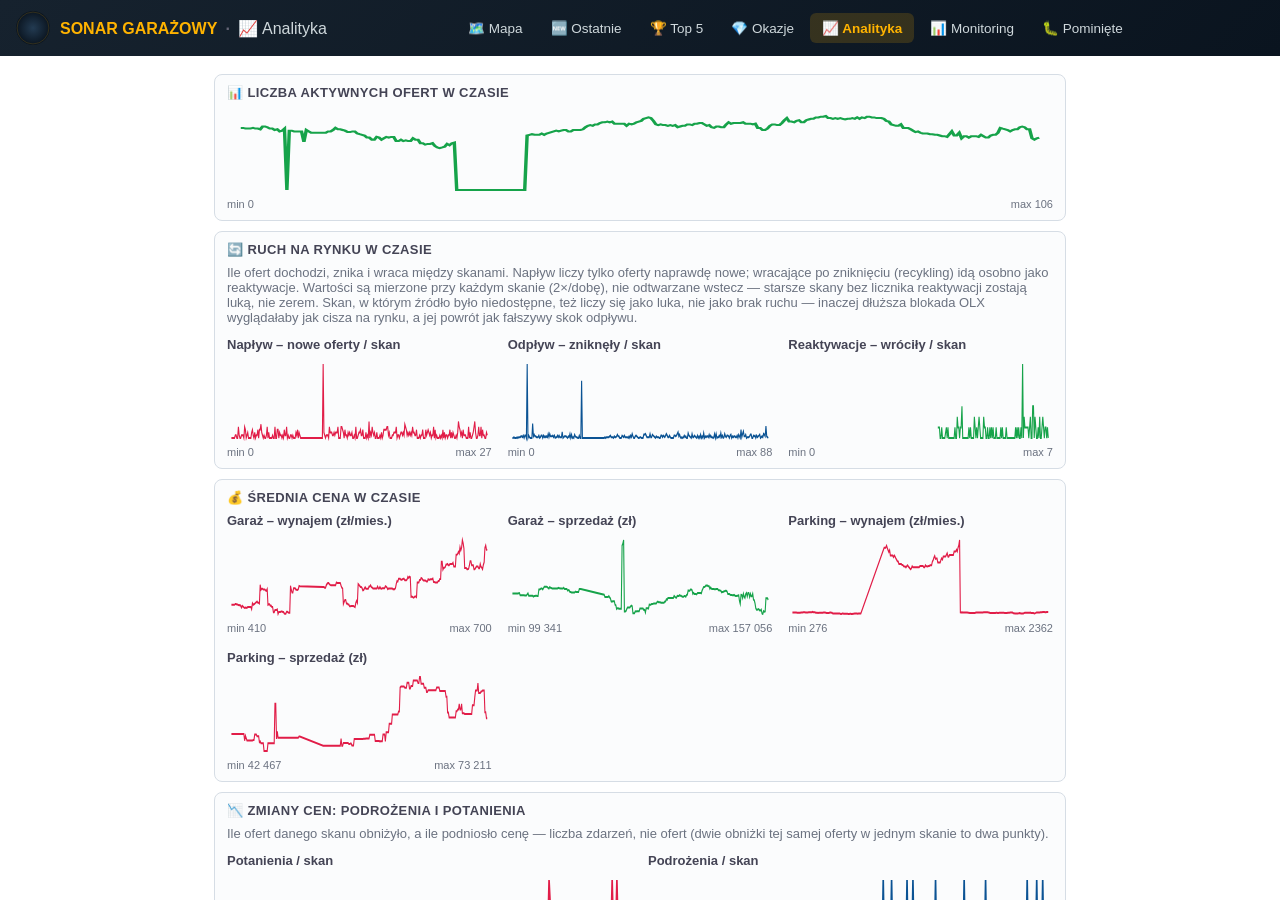
<file: analityka.html>
<!DOCTYPE html>
<html lang="pl">
<head>
    <meta charset="UTF-8">
    <meta name="viewport" content="width=device-width, initial-scale=1.0">
    <title>SONAR GARAŻOWY - Analiza rynku</title>
    <meta name="description" content="Trendy cen i liczby ofert garaży i miejsc parkingowych w Lublinie w czasie.">
    <meta name="theme-color" content="#16222e">
    <link rel="canonical" href="https://bonaventura-ew.github.io/parkingi-i-garaze/analityka.html">
    <meta property="og:type" content="website">
    <meta property="og:site_name" content="SONAR GARAŻOWY">
    <meta property="og:title" content="SONAR GARAŻOWY - Analiza rynku">
    <meta property="og:description" content="Trendy cen i liczby ofert garaży i miejsc parkingowych w Lublinie w czasie.">
    <meta property="og:url" content="https://bonaventura-ew.github.io/parkingi-i-garaze/analityka.html">
    <link rel="icon" type="image/svg+xml" href="assets/favicon.svg">
    <link rel="stylesheet" href="assets/style.css?v=1">
</head>
<body>
    <div id="app">
        <header class="sg-header">
            <div class="sg-brand">
                <svg class="sg-brand-svg" viewBox="0 0 64 64" xmlns="http://www.w3.org/2000/svg">
                    <defs>
                        <radialGradient id="sgRb" cx="50%" cy="50%" r="50%">
                            <stop offset="0%" stop-color="#233b52"/>
                            <stop offset="100%" stop-color="#0a141f"/>
                        </radialGradient>
                    </defs>
                    <circle cx="32" cy="32" r="32" fill="url(#sgRb)"/>
                    <circle cx="32" cy="32" r="30" fill="none" stroke="#ffb300" stroke-width="0.5" opacity="0.6"/>
                </svg>
                <h1>
                    <span class="sg-b">SONAR GARAŻOWY</span>
                    <span class="sg-s">·</span>
                    <span class="sg-p">📈 Analityka</span>
                </h1>
            </div>
            <nav class="sg-nav">
                <a href="index.html">🗺️ Mapa</a>
                <a href="ostatnie.html">🆕 Ostatnie</a>
                <a href="top5.html">🏆 Top 5</a>
                <a href="okazje.html">💎 Okazje</a>
                <a href="analityka.html" class="active">📈 Analityka</a>
                <a href="monitoring.html">📊 Monitoring</a>
                <a href="pominiete.html">🐛 Pominięte</a>
            </nav>
        </header>

        <main class="list-page">
            <section class="filter-group">
                <h3>📊 Liczba aktywnych ofert w czasie</h3>
                <div id="chart-total"></div>
            </section>

            <section class="filter-group">
                <h3>🔄 Ruch na rynku w czasie</h3>
                <p class="hint">Ile ofert dochodzi, znika i wraca między skanami. Napływ liczy tylko oferty naprawdę nowe; wracające po zniknięciu (recykling) idą osobno jako reaktywacje. Wartości są mierzone przy każdym skanie (2×/dobę), nie odtwarzane wstecz — starsze skany bez licznika reaktywacji zostają luką, nie zerem. Skan, w którym źródło było niedostępne, też liczy się jako luka, nie jako brak ruchu — inaczej dłuższa blokada OLX wyglądałaby jak cisza na rynku, a jej powrót jak fałszywy skok odpływu.</p>
                <div class="analytics-charts-grid">
                    <div>
                        <h4>Napływ – nowe oferty / skan</h4>
                        <div id="chart-inflow"></div>
                    </div>
                    <div>
                        <h4>Odpływ – zniknęły / skan</h4>
                        <div id="chart-outflow"></div>
                    </div>
                    <div>
                        <h4>Reaktywacje – wróciły / skan</h4>
                        <div id="chart-reactivated"></div>
                    </div>
                </div>
            </section>

            <section class="filter-group">
                <h3>💰 Średnia cena w czasie</h3>
                <div class="analytics-charts-grid">
                    <div>
                        <h4>Garaż – wynajem (zł/mies.)</h4>
                        <div id="chart-garaz-wynajem"></div>
                    </div>
                    <div>
                        <h4>Garaż – sprzedaż (zł)</h4>
                        <div id="chart-garaz-sprzedaz"></div>
                    </div>
                    <div>
                        <h4>Parking – wynajem (zł/mies.)</h4>
                        <div id="chart-parking-wynajem"></div>
                    </div>
                    <div>
                        <h4>Parking – sprzedaż (zł)</h4>
                        <div id="chart-parking-sprzedaz"></div>
                    </div>
                </div>
            </section>

            <section class="filter-group">
                <h3>📉 Zmiany cen: podrożenia i potanienia</h3>
                <p class="hint">Ile ofert danego skanu obniżyło, a ile podniosło cenę — liczba zdarzeń, nie ofert (dwie obniżki tej samej oferty w jednym skanie to dwa punkty).</p>
                <div class="analytics-charts-grid">
                    <div>
                        <h4>Potanienia / skan</h4>
                        <div id="chart-price-drops"></div>
                    </div>
                    <div>
                        <h4>Podrożenia / skan</h4>
                        <div id="chart-price-increases"></div>
                    </div>
                </div>
            </section>

            <section class="filter-group">
                <h3>⭐ Wyróżnione (promowane) oferty w czasie</h3>
                <p class="hint">Ile ofert jest płatnie wypychanych na górę listingu OLX i jaki mają udział w rynku, według atrybucji zwracanej przez OLX.</p>
                <div class="analytics-charts-grid">
                    <div>
                        <h4>Liczba wyróżnionych</h4>
                        <div id="chart-promoted-count"></div>
                    </div>
                    <div>
                        <h4>Udział w aktywnych ofertach (%)</h4>
                        <div id="chart-promoted-share"></div>
                    </div>
                </div>
            </section>

            <section class="filter-group">
                <h3>🏘️ Najwięcej ofert wg lokalizacji</h3>
                <div id="district-bars"></div>
            </section>

            <section class="filter-group">
                <h3>🕐 Historia skanów</h3>
                <div class="table-scroll">
                    <table class="scan-table" id="scan-table">
                        <thead>
                            <tr>
                                <th>Data</th><th>Aktywne</th><th>Nowe</th><th>Zniknęły</th><th>Adresy dokładne</th>
                            </tr>
                        </thead>
                        <tbody></tbody>
                    </table>
                </div>
            </section>
        </main>
    </div>

    <script src="assets/common.js?v=1"></script>
    <script src="assets/analityka.js?v=1"></script>
</body>
</html>
</file>
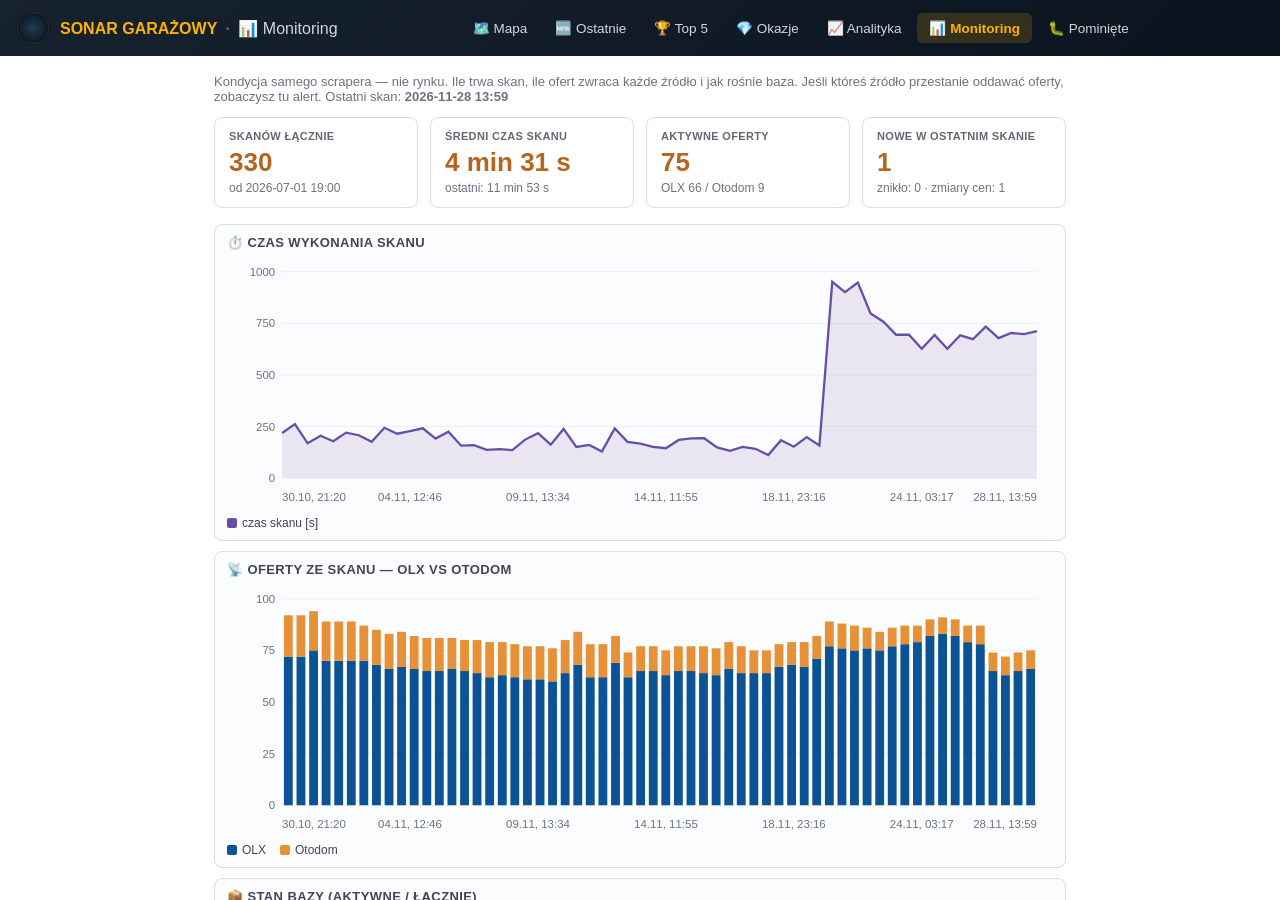
<file: monitoring.html>
<!DOCTYPE html>
<html lang="pl">
<head>
    <meta charset="UTF-8">
    <meta name="viewport" content="width=device-width, initial-scale=1.0">
    <title>SONAR GARAŻOWY - Monitoring skanów</title>
    <meta name="description" content="Kondycja scrapera: czas wykonania skanów, oferty pobierane z OLX i Otodomu, stan bazy ofert.">
    <meta name="theme-color" content="#16222e">
    <link rel="canonical" href="https://bonaventura-ew.github.io/parkingi-i-garaze/monitoring.html">
    <meta property="og:type" content="website">
    <meta property="og:site_name" content="SONAR GARAŻOWY">
    <meta property="og:title" content="SONAR GARAŻOWY - Monitoring skanów">
    <meta property="og:description" content="Kondycja scrapera: czas wykonania skanów, oferty pobierane z OLX i Otodomu, stan bazy ofert.">
    <meta property="og:url" content="https://bonaventura-ew.github.io/parkingi-i-garaze/monitoring.html">
    <link rel="icon" type="image/svg+xml" href="assets/favicon.svg">
    <link rel="stylesheet" href="assets/style.css?v=1">
</head>
<body>
    <div id="app">
        <header class="sg-header">
            <div class="sg-brand">
                <svg class="sg-brand-svg" viewBox="0 0 64 64" xmlns="http://www.w3.org/2000/svg">
                    <defs>
                        <radialGradient id="sgRb" cx="50%" cy="50%" r="50%">
                            <stop offset="0%" stop-color="#233b52"/>
                            <stop offset="100%" stop-color="#0a141f"/>
                        </radialGradient>
                    </defs>
                    <circle cx="32" cy="32" r="32" fill="url(#sgRb)"/>
                    <circle cx="32" cy="32" r="30" fill="none" stroke="#ffb300" stroke-width="0.5" opacity="0.6"/>
                </svg>
                <h1>
                    <span class="sg-b">SONAR GARAŻOWY</span>
                    <span class="sg-s">·</span>
                    <span class="sg-p">📊 Monitoring</span>
                </h1>
            </div>
            <nav class="sg-nav">
                <a href="index.html">🗺️ Mapa</a>
                <a href="ostatnie.html">🆕 Ostatnie</a>
                <a href="top5.html">🏆 Top 5</a>
                <a href="okazje.html">💎 Okazje</a>
                <a href="analityka.html">📈 Analityka</a>
                <a href="monitoring.html" class="active">📊 Monitoring</a>
                <a href="pominiete.html">🐛 Pominięte</a>
            </nav>
        </header>

        <main class="list-page">
            <p style="color:#6b7280;font-size:13px;margin-top:0;">
                Kondycja samego scrapera — nie rynku. Ile trwa skan, ile ofert zwraca każde źródło
                i jak rośnie baza. Jeśli któreś źródło przestanie oddawać oferty, zobaczysz tu alert.
                Ostatni skan: <strong id="last-scan">—</strong>
            </p>

            <div class="source-alert" id="source-alert" role="alert" hidden></div>

            <div class="kpi-row">
                <div class="kpi-card">
                    <h3>Skanów łącznie</h3>
                    <div class="kpi-value" id="kpi-total">—</div>
                    <div class="kpi-sub" id="kpi-span">—</div>
                </div>
                <div class="kpi-card">
                    <h3>Średni czas skanu</h3>
                    <div class="kpi-value" id="kpi-avg">—</div>
                    <div class="kpi-sub" id="kpi-last-dur">ostatni: —</div>
                </div>
                <div class="kpi-card">
                    <h3>Aktywne oferty</h3>
                    <div class="kpi-value" id="kpi-active">—</div>
                    <div class="kpi-sub" id="kpi-sources">OLX — / Otodom —</div>
                </div>
                <div class="kpi-card">
                    <h3>Nowe w ostatnim skanie</h3>
                    <div class="kpi-value" id="kpi-new">—</div>
                    <div class="kpi-sub" id="kpi-churn">znikło: — · zmiany cen: —</div>
                </div>
            </div>

            <section class="filter-group">
                <h3>⏱️ Czas wykonania skanu</h3>
                <div id="chart-duration"></div>
            </section>

            <section class="filter-group">
                <h3>📡 Oferty ze skanu — OLX vs Otodom</h3>
                <div id="chart-sources"></div>
            </section>

            <section class="filter-group">
                <h3>📦 Stan bazy (aktywne / łącznie)</h3>
                <div id="chart-db"></div>
            </section>

            <section class="filter-group">
                <h3>🔄 Ruch ofert (nowe / zniknięte)</h3>
                <div id="chart-churn"></div>
            </section>

            <section class="filter-group">
                <h3>🗒️ Ostatnie skany</h3>
                <div class="table-scroll">
                    <table class="scan-table" id="monitoring-table">
                        <thead>
                            <tr>
                                <th>Data</th><th>Czas</th><th>OLX</th><th>Otodom</th>
                                <th>Nowe</th><th>Znikło</th><th>Zmiany cen</th>
                                <th>Aktywne</th><th>W bazie</th><th>Adresy</th>
                            </tr>
                        </thead>
                        <tbody></tbody>
                    </table>
                </div>
                <p class="empty-state" style="font-style:normal;font-size:12px;">
                    Puste komórki (—) to skany sprzed wprowadzenia danej metryki.
                </p>
            </section>
        </main>
    </div>

    <script src="assets/common.js?v=1"></script>
    <script src="assets/monitoring.js?v=1"></script>
</body>
</html>
</file>
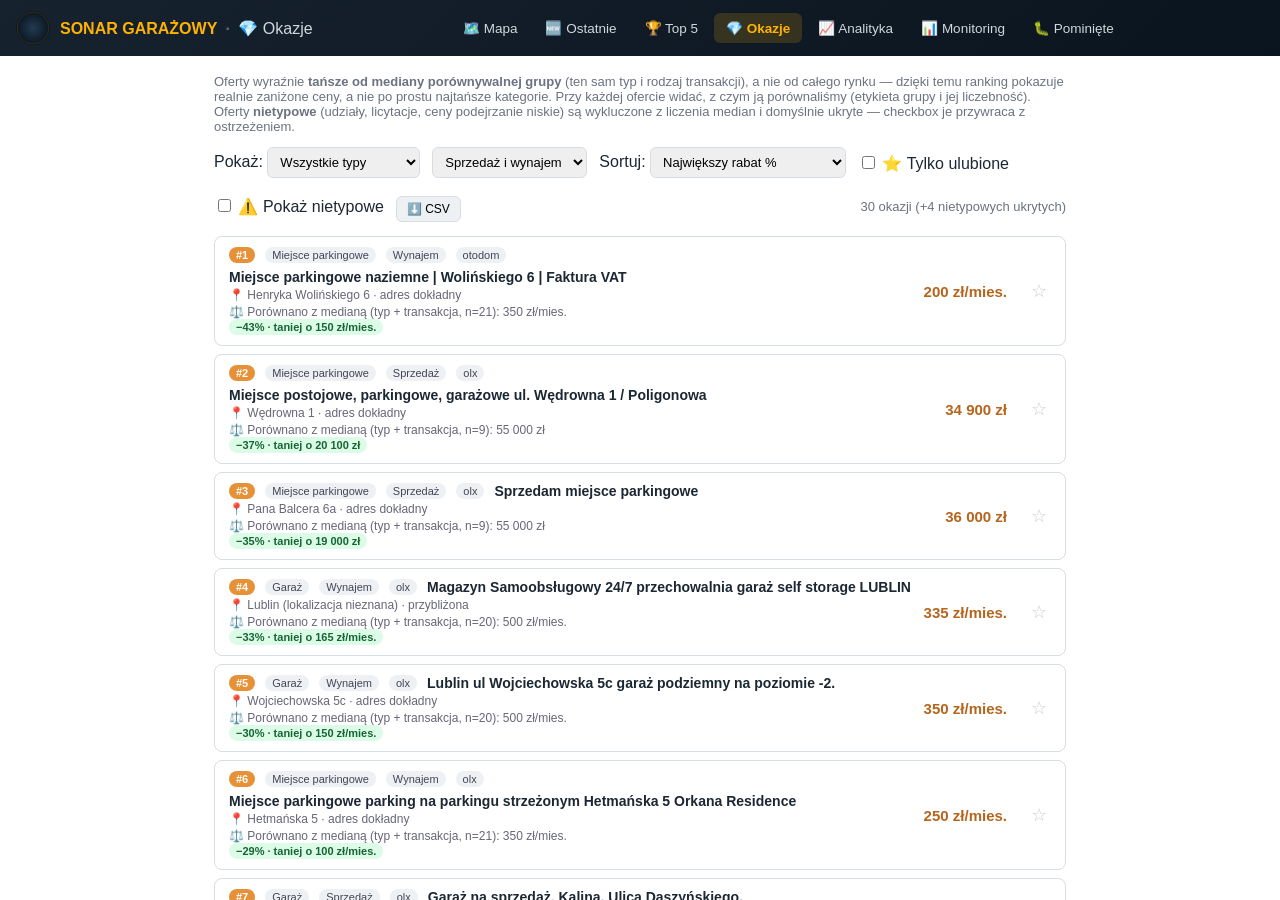
<file: okazje.html>
<!DOCTYPE html>
<html lang="pl">
<head>
    <meta charset="UTF-8">
    <meta name="viewport" content="width=device-width, initial-scale=1.0">
    <title>SONAR GARAŻOWY - Okazje</title>
    <meta name="description" content="Oferty garaży i miejsc parkingowych w Lublinie wyraźnie tańsze od mediany porównywalnej grupy.">
    <meta name="theme-color" content="#16222e">
    <link rel="canonical" href="https://bonaventura-ew.github.io/parkingi-i-garaze/okazje.html">
    <meta property="og:type" content="website">
    <meta property="og:site_name" content="SONAR GARAŻOWY">
    <meta property="og:title" content="SONAR GARAŻOWY - Okazje">
    <meta property="og:description" content="Oferty garaży i miejsc parkingowych w Lublinie wyraźnie tańsze od mediany porównywalnej grupy.">
    <meta property="og:url" content="https://bonaventura-ew.github.io/parkingi-i-garaze/okazje.html">
    <link rel="icon" type="image/svg+xml" href="assets/favicon.svg">
    <link rel="stylesheet" href="assets/style.css?v=1">
</head>
<body>
    <div id="app">
        <header class="sg-header">
            <div class="sg-brand">
                <svg class="sg-brand-svg" viewBox="0 0 64 64" xmlns="http://www.w3.org/2000/svg">
                    <defs>
                        <radialGradient id="sgRb" cx="50%" cy="50%" r="50%">
                            <stop offset="0%" stop-color="#233b52"/>
                            <stop offset="100%" stop-color="#0a141f"/>
                        </radialGradient>
                    </defs>
                    <circle cx="32" cy="32" r="32" fill="url(#sgRb)"/>
                    <circle cx="32" cy="32" r="30" fill="none" stroke="#ffb300" stroke-width="0.5" opacity="0.6"/>
                </svg>
                <h1>
                    <span class="sg-b">SONAR GARAŻOWY</span>
                    <span class="sg-s">·</span>
                    <span class="sg-p">💎 Okazje</span>
                </h1>
            </div>
            <nav class="sg-nav">
                <a href="index.html">🗺️ Mapa</a>
                <a href="ostatnie.html">🆕 Ostatnie</a>
                <a href="top5.html">🏆 Top 5</a>
                <a href="okazje.html" class="active">💎 Okazje</a>
                <a href="analityka.html">📈 Analityka</a>
                <a href="monitoring.html">📊 Monitoring</a>
                <a href="pominiete.html">🐛 Pominięte</a>
            </nav>
        </header>

        <main class="list-page">
            <p style="color:#6b7280;font-size:13px;margin-top:0;">
                Oferty wyraźnie <strong>tańsze od mediany porównywalnej grupy</strong> (ten sam typ i rodzaj
                transakcji), a nie od całego rynku — dzięki temu ranking pokazuje realnie zaniżone ceny, a nie
                po prostu najtańsze kategorie. Przy każdej ofercie widać, z czym ją porównaliśmy (etykieta grupy
                i jej liczebność). Oferty <strong>nietypowe</strong> (udziały, licytacje, ceny podejrzanie niskie)
                są wykluczone z liczenia median i domyślnie ukryte — checkbox je przywraca z ostrzeżeniem.
            </p>
            <div class="list-page-toolbar">
                <label>Pokaż: <select id="list-filter-type">
                    <option value="all">Wszystkie typy</option>
                    <option value="garaz">Garaż</option>
                    <option value="miejsce_parkingowe">Miejsce parkingowe</option>
                    <option value="hala_wiata">Hala / wiata</option>
                </select></label>
                <label><span class="visually-hidden">Rodzaj transakcji</span><select id="list-filter-transaction">
                    <option value="all">Sprzedaż i wynajem</option>
                    <option value="sprzedaz">Tylko sprzedaż</option>
                    <option value="wynajem">Tylko wynajem</option>
                </select></label>
                <label>Sortuj: <select id="list-sort">
                    <option value="discount">Największy rabat %</option>
                    <option value="saving">Największa oszczędność zł</option>
                </select></label>
                <label><input type="checkbox" id="list-filter-favorites"> ⭐ Tylko ulubione</label>
                <label><input type="checkbox" id="list-filter-atypical"> ⚠️ Pokaż nietypowe</label>
                <button id="export-csv-btn" class="btn-secondary">⬇️ CSV</button>
                <span id="list-count" class="list-count" aria-live="polite"></span>
            </div>
            <div id="offer-list" class="offer-list" aria-live="polite"></div>
        </main>
    </div>

    <script src="assets/common.js?v=1"></script>
    <script src="assets/okazje.js?v=1"></script>
</body>
</html>
</file>
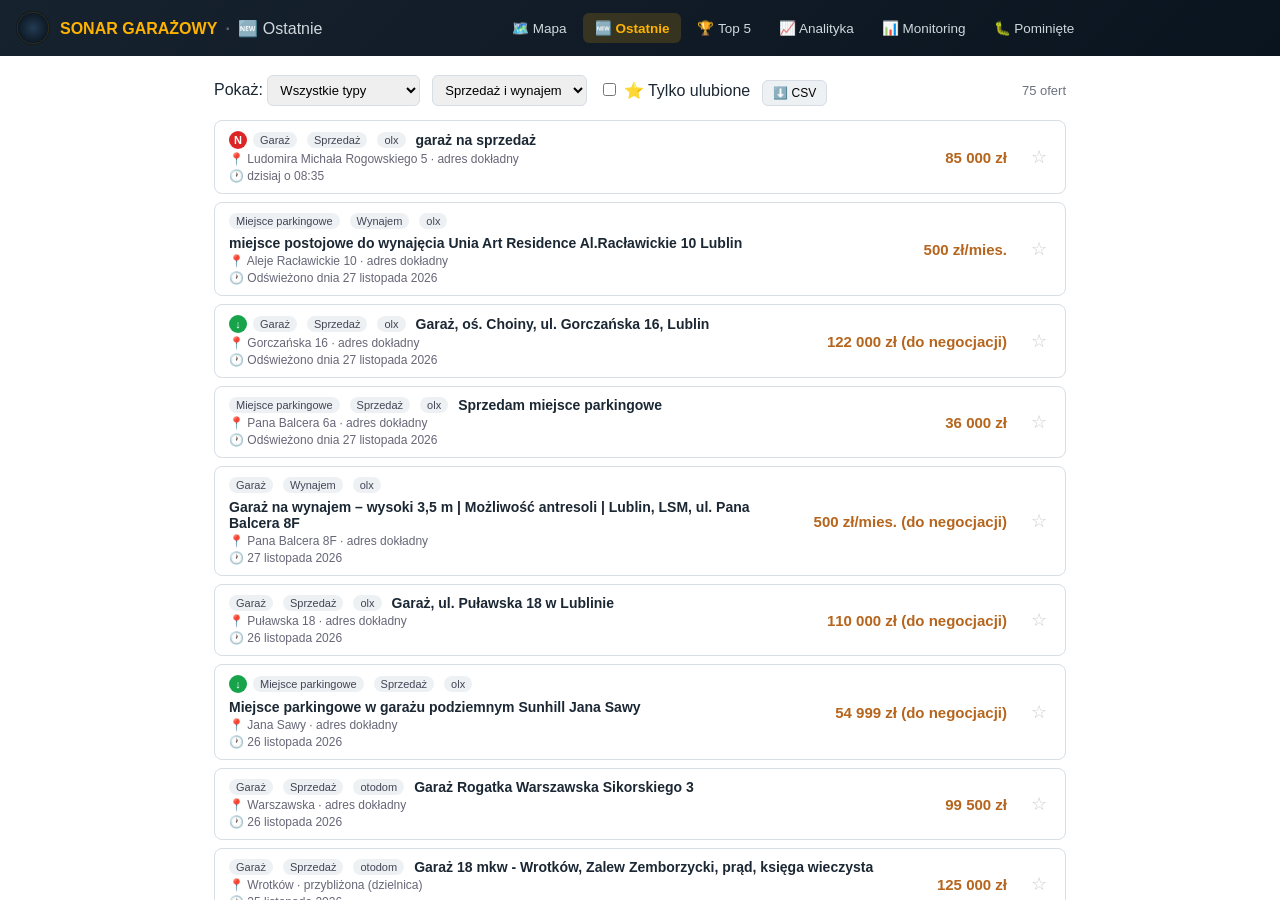
<file: ostatnie.html>
<!DOCTYPE html>
<html lang="pl">
<head>
    <meta charset="UTF-8">
    <meta name="viewport" content="width=device-width, initial-scale=1.0">
    <title>SONAR GARAŻOWY - Ostatnio dodane / odświeżone</title>
    <meta name="description" content="Najnowsze oferty garaży i miejsc parkingowych w Lublinie.">
    <meta name="theme-color" content="#16222e">
    <link rel="canonical" href="https://bonaventura-ew.github.io/parkingi-i-garaze/ostatnie.html">
    <meta property="og:type" content="website">
    <meta property="og:site_name" content="SONAR GARAŻOWY">
    <meta property="og:title" content="SONAR GARAŻOWY - Ostatnio dodane / odświeżone">
    <meta property="og:description" content="Najnowsze oferty garaży i miejsc parkingowych w Lublinie.">
    <meta property="og:url" content="https://bonaventura-ew.github.io/parkingi-i-garaze/ostatnie.html">
    <link rel="icon" type="image/svg+xml" href="assets/favicon.svg">
    <link rel="stylesheet" href="assets/style.css?v=1">
</head>
<body>
    <div id="app">
        <header class="sg-header">
            <div class="sg-brand">
                <svg class="sg-brand-svg" viewBox="0 0 64 64" xmlns="http://www.w3.org/2000/svg">
                    <defs>
                        <radialGradient id="sgRb" cx="50%" cy="50%" r="50%">
                            <stop offset="0%" stop-color="#233b52"/>
                            <stop offset="100%" stop-color="#0a141f"/>
                        </radialGradient>
                    </defs>
                    <circle cx="32" cy="32" r="32" fill="url(#sgRb)"/>
                    <circle cx="32" cy="32" r="30" fill="none" stroke="#ffb300" stroke-width="0.5" opacity="0.6"/>
                </svg>
                <h1>
                    <span class="sg-b">SONAR GARAŻOWY</span>
                    <span class="sg-s">·</span>
                    <span class="sg-p">🆕 Ostatnie</span>
                </h1>
            </div>
            <nav class="sg-nav">
                <a href="index.html">🗺️ Mapa</a>
                <a href="ostatnie.html" class="active">🆕 Ostatnie</a>
                <a href="top5.html">🏆 Top 5</a>
                <a href="analityka.html">📈 Analityka</a>
                <a href="monitoring.html">📊 Monitoring</a>
                <a href="pominiete.html">🐛 Pominięte</a>
            </nav>
        </header>

        <main class="list-page">
            <div class="list-page-toolbar">
                <label>Pokaż: <select id="list-filter-type">
                    <option value="all">Wszystkie typy</option>
                    <option value="garaz">Garaż</option>
                    <option value="miejsce_parkingowe">Miejsce parkingowe</option>
                    <option value="hala_wiata">Hala / wiata</option>
                </select></label>
                <label><span class="visually-hidden">Rodzaj transakcji</span><select id="list-filter-transaction">
                    <option value="all">Sprzedaż i wynajem</option>
                    <option value="sprzedaz">Tylko sprzedaż</option>
                    <option value="wynajem">Tylko wynajem</option>
                </select></label>
                <label><input type="checkbox" id="list-filter-favorites"> ⭐ Tylko ulubione</label>
                <button id="export-csv-btn" class="btn-secondary">⬇️ CSV</button>
                <span id="list-count" class="list-count" aria-live="polite"></span>
            </div>
            <div id="offer-list" class="offer-list" aria-live="polite"></div>
        </main>
    </div>

    <script src="assets/common.js?v=1"></script>
    <script src="assets/ostatnie.js?v=1"></script>
</body>
</html>
</file>
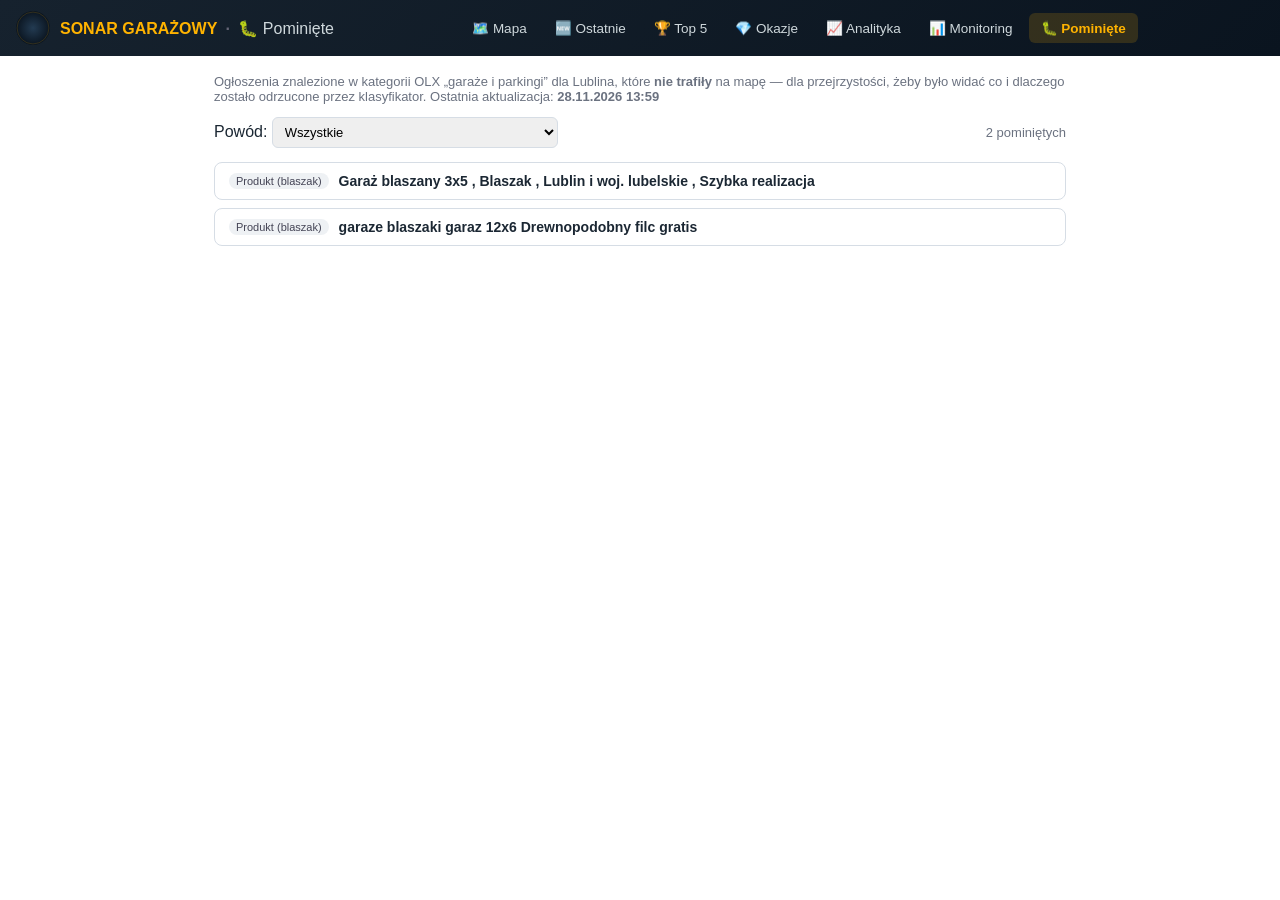
<file: pominiete.html>
<!DOCTYPE html>
<html lang="pl">
<head>
    <meta charset="UTF-8">
    <meta name="viewport" content="width=device-width, initial-scale=1.0">
    <title>SONAR GARAŻOWY - Pominięte ogłoszenia</title>
    <meta name="description" content="Ogłoszenia znalezione w kategorii OLX, które zostały pominięte przez klasyfikator, i dlaczego.">
    <meta name="theme-color" content="#16222e">
    <link rel="canonical" href="https://bonaventura-ew.github.io/parkingi-i-garaze/pominiete.html">
    <link rel="icon" type="image/svg+xml" href="assets/favicon.svg">
    <link rel="stylesheet" href="assets/style.css?v=1">
</head>
<body>
    <div id="app">
        <header class="sg-header">
            <div class="sg-brand">
                <svg class="sg-brand-svg" viewBox="0 0 64 64" xmlns="http://www.w3.org/2000/svg">
                    <defs>
                        <radialGradient id="sgRb" cx="50%" cy="50%" r="50%">
                            <stop offset="0%" stop-color="#233b52"/>
                            <stop offset="100%" stop-color="#0a141f"/>
                        </radialGradient>
                    </defs>
                    <circle cx="32" cy="32" r="32" fill="url(#sgRb)"/>
                    <circle cx="32" cy="32" r="30" fill="none" stroke="#ffb300" stroke-width="0.5" opacity="0.6"/>
                </svg>
                <h1>
                    <span class="sg-b">SONAR GARAŻOWY</span>
                    <span class="sg-s">·</span>
                    <span class="sg-p">🐛 Pominięte</span>
                </h1>
            </div>
            <nav class="sg-nav">
                <a href="index.html">🗺️ Mapa</a>
                <a href="ostatnie.html">🆕 Ostatnie</a>
                <a href="top5.html">🏆 Top 5</a>
                <a href="okazje.html">💎 Okazje</a>
                <a href="analityka.html">📈 Analityka</a>
                <a href="monitoring.html">📊 Monitoring</a>
                <a href="pominiete.html" class="active">🐛 Pominięte</a>
            </nav>
        </header>

        <main class="list-page">
            <p style="color:#6b7280;font-size:13px;margin-top:0;">
                Ogłoszenia znalezione w kategorii OLX „garaże i parkingi” dla Lublina, które <strong>nie trafiły</strong>
                na mapę — dla przejrzystości, żeby było widać co i dlaczego zostało odrzucone przez klasyfikator.
                Ostatnia aktualizacja: <strong id="skipped-generated-at">-</strong>
            </p>
            <div class="list-page-toolbar">
                <label>Powód: <select id="reason-filter">
                    <option value="all">Wszystkie</option>
                    <option value="inny_temat">Inny temat (nie garaż/parking)</option>
                    <option value="inna_miejscowosc">Inna miejscowość</option>
                    <option value="produkt_blaszak">Produkt (blaszak na sprzedaż, bez adresu)</option>
                    <option value="blad_klasyfikacji">Błąd klasyfikacji (nietypowe dane)</option>
                </select></label>
                <span id="skipped-count" class="list-count"></span>
            </div>
            <div id="skipped-list" class="offer-list"></div>
        </main>
    </div>

    <script src="assets/common.js?v=1"></script>
    <script src="assets/pominiete.js?v=1"></script>
</body>
</html>
</file>
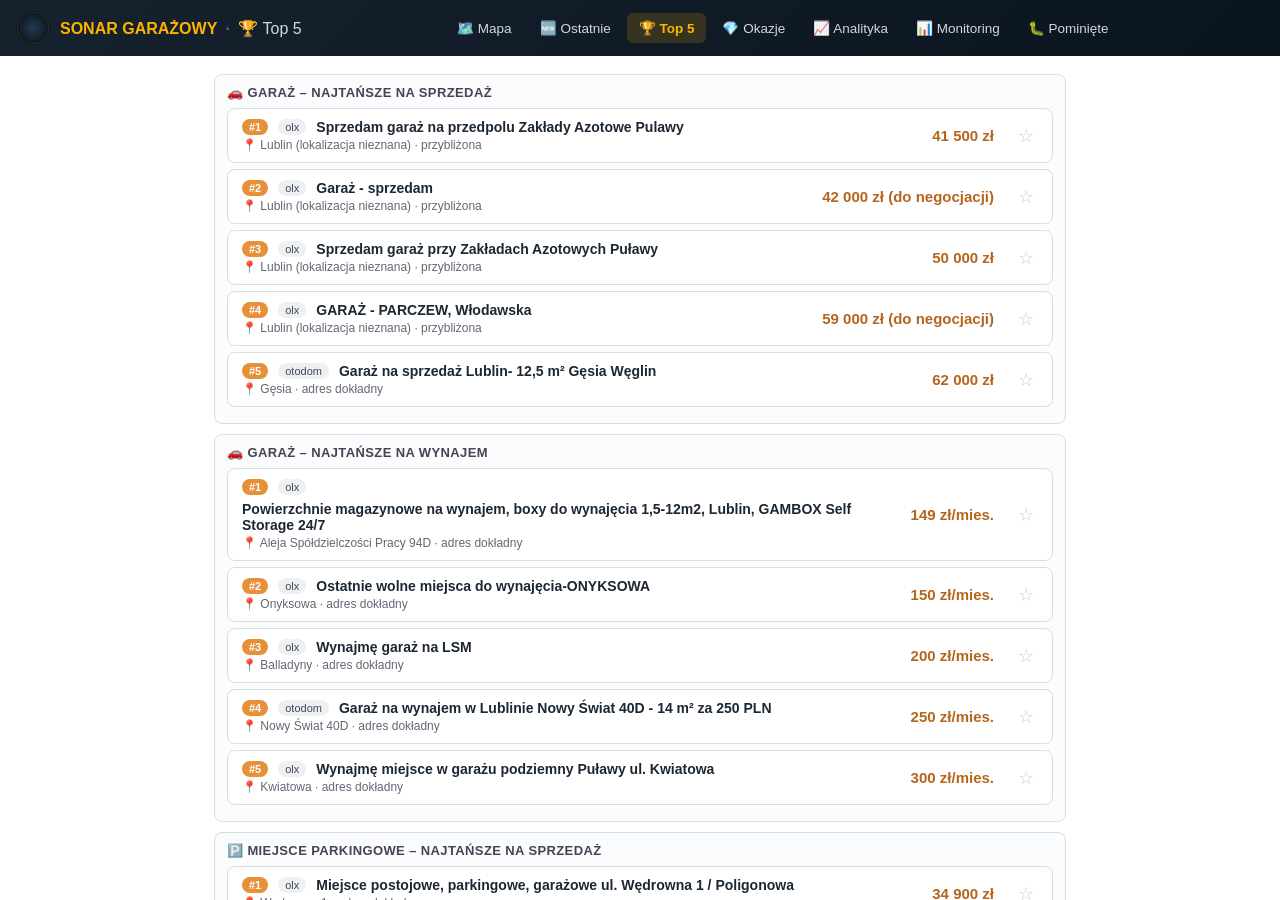
<file: top5.html>
<!DOCTYPE html>
<html lang="pl">
<head>
    <meta charset="UTF-8">
    <meta name="viewport" content="width=device-width, initial-scale=1.0">
    <title>SONAR GARAŻOWY - Top 5 najtańszych ofert</title>
    <meta name="description" content="Najtańsze oferty garaży i miejsc parkingowych w Lublinie.">
    <meta name="theme-color" content="#16222e">
    <link rel="canonical" href="https://bonaventura-ew.github.io/parkingi-i-garaze/top5.html">
    <meta property="og:type" content="website">
    <meta property="og:site_name" content="SONAR GARAŻOWY">
    <meta property="og:title" content="SONAR GARAŻOWY - Top 5 najtańszych ofert">
    <meta property="og:description" content="Najtańsze oferty garaży i miejsc parkingowych w Lublinie.">
    <meta property="og:url" content="https://bonaventura-ew.github.io/parkingi-i-garaze/top5.html">
    <link rel="icon" type="image/svg+xml" href="assets/favicon.svg">
    <link rel="stylesheet" href="assets/style.css?v=1">
</head>
<body>
    <div id="app">
        <header class="sg-header">
            <div class="sg-brand">
                <svg class="sg-brand-svg" viewBox="0 0 64 64" xmlns="http://www.w3.org/2000/svg">
                    <defs>
                        <radialGradient id="sgRb" cx="50%" cy="50%" r="50%">
                            <stop offset="0%" stop-color="#233b52"/>
                            <stop offset="100%" stop-color="#0a141f"/>
                        </radialGradient>
                    </defs>
                    <circle cx="32" cy="32" r="32" fill="url(#sgRb)"/>
                    <circle cx="32" cy="32" r="30" fill="none" stroke="#ffb300" stroke-width="0.5" opacity="0.6"/>
                </svg>
                <h1>
                    <span class="sg-b">SONAR GARAŻOWY</span>
                    <span class="sg-s">·</span>
                    <span class="sg-p">🏆 Top 5</span>
                </h1>
            </div>
            <nav class="sg-nav">
                <a href="index.html">🗺️ Mapa</a>
                <a href="ostatnie.html">🆕 Ostatnie</a>
                <a href="top5.html" class="active">🏆 Top 5</a>
                <a href="okazje.html">💎 Okazje</a>
                <a href="analityka.html">📈 Analityka</a>
                <a href="monitoring.html">📊 Monitoring</a>
                <a href="pominiete.html">🐛 Pominięte</a>
            </nav>
        </header>

        <main class="list-page">
            <div id="top5-sections"></div>
        </main>
    </div>

    <script src="assets/common.js?v=1"></script>
    <script src="assets/top5.js?v=1"></script>
</body>
</html>
</file>
<file: assets/style.css>
:root {
    --header-h: 56px;
    --accent: #e69138;
    --accent-dark: #b5651d;
    --ink: #1b2733;
    --border: #d6dde5;
    --bg-panel: #ffffff;
}

* { box-sizing: border-box; }

.visually-hidden {
    position: absolute;
    width: 1px;
    height: 1px;
    padding: 0;
    margin: -1px;
    overflow: hidden;
    clip: rect(0, 0, 0, 0);
    white-space: nowrap;
    border: 0;
}

.skip-link {
    position: absolute;
    left: 8px;
    top: -48px;
    background: #ffb300;
    color: #16222e;
    font-weight: 600;
    padding: 8px 14px;
    border-radius: 0 0 6px 6px;
    z-index: 2000;
    text-decoration: none;
    transition: top 0.15s ease;
}
.skip-link:focus { top: 0; }

html, body {
    margin: 0;
    padding: 0;
    height: 100%;
    font-family: -apple-system, BlinkMacSystemFont, "Segoe UI", Roboto, Arial, sans-serif;
    color: var(--ink);
}

#app {
    display: flex;
    flex-direction: column;
    height: 100vh;
}

/* Header */
.sg-header {
    height: var(--header-h);
    flex-shrink: 0;
    display: flex;
    align-items: center;
    justify-content: space-between;
    padding: 0 16px;
    background: linear-gradient(135deg, #16222e 0%, #0a141f 100%);
    color: #fff;
    z-index: 1100;
}
.sg-brand { display: flex; align-items: center; gap: 10px; }
.sg-brand-svg { width: 34px; height: 34px; flex-shrink: 0; }
.sg-brand h1 { font-size: 16px; margin: 0; font-weight: 600; white-space: nowrap; }
.sg-b { color: #ffb300; }
.sg-s { color: #667; margin: 0 4px; }
.sg-p { color: #cfd8dc; font-weight: 400; }
.sg-nav {
    display: flex;
    gap: 4px;
    flex: 1;
    justify-content: center;
}
.sg-nav a {
    color: #cfd8dc;
    text-decoration: none;
    font-size: 13.5px;
    padding: 7px 12px;
    border-radius: 6px;
    white-space: nowrap;
}
.sg-nav a:hover { background: rgba(255,255,255,0.08); color: #fff; }
.sg-nav a.active { background: rgba(255,179,0,0.16); color: #ffb300; font-weight: 600; }
.sg-menu-toggle {
    display: none;
    background: #ffb300;
    border: none;
    color: #16222e;
    font-weight: 600;
    padding: 8px 12px;
    border-radius: 6px;
    cursor: pointer;
}

/* Layout */
.main-container {
    flex: 1;
    display: flex;
    min-height: 0;
}

#map {
    flex: 1;
    position: relative;
    min-width: 0;
}

.map-search-control {
    position: absolute;
    top: 12px;
    left: 50%;
    transform: translateX(-50%);
    z-index: 1000;
    display: flex;
    gap: 6px;
    background: #fff;
    padding: 6px;
    border-radius: 8px;
    box-shadow: 0 2px 8px rgba(0,0,0,0.25);
}
.map-search-control input {
    border: 1px solid var(--border);
    border-radius: 6px;
    padding: 8px 10px;
    width: 260px;
    font-size: 14px;
}
.map-search-control button {
    border: 1px solid var(--border);
    background: #f5f7fa;
    border-radius: 6px;
    cursor: pointer;
    font-size: 16px;
    padding: 0 10px;
}

.map-legend {
    position: absolute;
    bottom: 20px;
    left: 12px;
    z-index: 1000;
    background: rgba(255,255,255,0.95);
    padding: 10px 12px;
    border-radius: 8px;
    box-shadow: 0 2px 8px rgba(0,0,0,0.2);
    font-size: 12.5px;
    line-height: 1.6;
}
.legend-row { display: flex; align-items: center; gap: 6px; }
.legend-dot {
    display: inline-block;
    width: 10px;
    height: 10px;
    border-radius: 50%;
    flex-shrink: 0;
}
.map-empty-state {
    position: absolute;
    top: 50%;
    left: 50%;
    transform: translate(-50%, -50%);
    z-index: 999;
    background: rgba(255,255,255,0.97);
    padding: 16px 22px;
    border-radius: 10px;
    box-shadow: 0 2px 12px rgba(0,0,0,0.2);
    font-size: 14px;
    color: #445;
    max-width: 280px;
    text-align: center;
}
.legend-ring {
    display: inline-block;
    width: 10px;
    height: 10px;
    border-radius: 50%;
    border: 2px dashed #888;
    flex-shrink: 0;
}

/* Sidebar */
.sidebar {
    width: 320px;
    flex-shrink: 0;
    background: var(--bg-panel);
    border-left: 1px solid var(--border);
    overflow-y: auto;
    display: flex;
    flex-direction: column;
}

.sidebar-stats {
    padding: 12px 14px;
    background: #f7f9fb;
    border-bottom: 1px solid var(--border);
}
.sidebar-stats-title {
    margin: 0 0 6px 0;
    font-size: 11.5px;
    text-transform: uppercase;
    letter-spacing: 0.04em;
    color: #6b7280;
}
.stat-item {
    display: flex;
    justify-content: space-between;
    font-size: 13px;
    padding: 3px 0;
}
.stat-label { color: #556; }
.stat-value { font-weight: 700; }
.scan-time { justify-content: flex-start; gap: 4px; color: #6b7280; font-size: 12px; padding-top: 6px; border-top: 1px dashed var(--border); margin-top: 4px; }

.filters-container { padding: 10px 14px; flex: 1; }
.filter-group {
    background: #fbfcfd;
    border: 1px solid var(--border);
    border-radius: 8px;
    padding: 10px 12px;
    margin-bottom: 10px;
}
.filter-group h3 {
    margin: 0 0 8px 0;
    font-size: 13px;
    text-transform: uppercase;
    letter-spacing: 0.03em;
    color: #445;
}
.filter-group label {
    display: flex;
    align-items: center;
    gap: 6px;
    font-size: 14px;
    padding: 3px 0;
    cursor: pointer;
}
.badge-count { color: #6b7280; font-size: 12px; margin-left: auto; }
.time-filter-select { width: 100%; padding: 6px 8px; border: 1px solid var(--border); border-radius: 6px; font-size: 13px; }
.date-histogram { display: flex; align-items: flex-end; gap: 1px; height: 40px; margin-top: 8px; }
.date-histogram-bar { flex: 1; background: var(--accent); border-radius: 1px 1px 0 0; min-height: 2px; }
.date-histogram-bar.empty { background: #eef1f4; }
.badge-pill {
    display: inline-flex;
    align-items: center;
    justify-content: center;
    min-width: 18px;
    height: 18px;
    border-radius: 9px;
    font-size: 11px;
    font-weight: 700;
    color: #fff;
    padding: 0 4px;
}
.fav-btn {
    border: none;
    background: transparent;
    cursor: pointer;
    font-size: 18px;
    line-height: 1;
    color: #c7ccd1;
    padding: 2px 4px;
}
.fav-btn:hover { color: #f59e0b; }
.fav-btn-active { color: #f59e0b; }
.offer-row-fav { margin-left: 8px; flex-shrink: 0; }
.offer-card-fav { float: right; }
.badge-crimson { background: #dc2626; }
.badge-red { background: #e11d48; }
.badge-green { background: #16a34a; }
.badge-unchanged { background: #9ca3af; }
.badge-blue { background: #2563eb; }
.badge-cyan { background: #0891b2; }
.filter-group input[type="number"] {
    width: 90px;
    padding: 5px 7px;
    border: 1px solid var(--border);
    border-radius: 5px;
    font-size: 13px;
}
.btn-secondary {
    margin-top: 6px;
    background: #eef1f4;
    border: 1px solid var(--border);
    border-radius: 6px;
    padding: 5px 10px;
    cursor: pointer;
    font-size: 12px;
}
.btn-secondary:hover { background: #e2e7ec; }

#products-list { font-size: 12.5px; }
#products-list a { display: block; padding: 4px 0; color: #0b5394; text-decoration: none; }
#products-list a:hover { text-decoration: underline; }

.sidebar-footer {
    padding: 10px 14px;
    font-size: 11.5px;
    color: #6b7280;
    border-top: 1px solid var(--border);
}
.sidebar-footer a { color: var(--accent-dark); }

/* Offer detail panel */
.offer-panel {
    position: fixed;
    top: 0;
    right: 0;
    height: 100%;
    width: 360px;
    max-width: 92vw;
    background: #fff;
    box-shadow: -4px 0 16px rgba(0,0,0,0.25);
    z-index: 2000;
    padding: 20px;
    overflow-y: auto;
    transition: transform 0.25s ease;
}
.offer-panel.hidden { transform: translateX(100%); pointer-events: none; }
.offer-panel-close {
    position: absolute;
    top: 10px;
    right: 12px;
    border: none;
    background: #f1f3f5;
    border-radius: 50%;
    width: 30px;
    height: 30px;
    cursor: pointer;
    font-size: 14px;
}
#offer-panel-content { padding-top: 20px; }
.offer-card { margin-bottom: 14px; padding-bottom: 14px; border-bottom: 1px solid var(--border); }
.offer-card-inactive { opacity: 0.7; }
.offer-inactive-notice { color: #9333ea; font-style: italic; }
.offer-card:last-child { border-bottom: none; }
.offer-card h4 { margin: 6px 0; font-size: 14.5px; line-height: 1.3; }
.offer-price { font-size: 18px; font-weight: 700; color: var(--accent-dark); }
.offer-meta { font-size: 12px; color: #667; margin: 4px 0; }
.offer-tag {
    display: inline-block;
    font-size: 11px;
    padding: 2px 7px;
    border-radius: 10px;
    background: #eef1f4;
    color: #445;
    margin-right: 4px;
}
.offer-card a.offer-link {
    display: inline-block;
    margin-top: 6px;
    background: var(--accent);
    color: #fff;
    text-decoration: none;
    padding: 6px 12px;
    border-radius: 6px;
    font-size: 13px;
    font-weight: 600;
}
.offer-card a.offer-link:hover { background: var(--accent-dark); }

.approx-marker { opacity: 0.85; }

/* List pages (Ostatnie / Top 5) */
.list-page {
    flex: 1;
    overflow-y: auto;
    padding: 18px 24px;
    max-width: 900px;
    margin: 0 auto;
    width: 100%;
}
.list-page-toolbar {
    display: flex;
    align-items: center;
    gap: 12px;
    margin-bottom: 14px;
    flex-wrap: wrap;
}
.list-page-toolbar select {
    padding: 6px 8px;
    border: 1px solid var(--border);
    border-radius: 6px;
    font-size: 13px;
}
.list-count { color: #6b7280; font-size: 13px; margin-left: auto; }

.offer-list { display: flex; flex-direction: column; gap: 8px; }
.offer-row {
    display: flex;
    justify-content: space-between;
    align-items: center;
    gap: 12px;
    background: #fff;
    border: 1px solid var(--border);
    border-radius: 8px;
    padding: 10px 14px;
    text-decoration: none;
    color: var(--ink);
    transition: box-shadow 0.15s ease, border-color 0.15s ease;
}
.offer-row:hover { box-shadow: 0 2px 8px rgba(0,0,0,0.1); border-color: var(--accent); }
.offer-row-left { flex: 1; min-width: 0; }
.offer-row-main { display: flex; align-items: center; gap: 6px; flex-wrap: wrap; }
.offer-row-main strong { font-size: 14px; }
.offer-row-meta { font-size: 12px; color: #667; margin-top: 3px; }
.offer-row-price { font-weight: 700; color: var(--accent-dark); white-space: nowrap; font-size: 15px; }
.offer-rank { background: var(--accent); color: #fff; font-weight: 700; }
.empty-state { color: #6b7280; font-style: italic; padding: 12px 0; }

.top5-section { max-width: 100%; }
.top5-section .offer-row { margin-bottom: 6px; }

/* Okazje page */
.okazja-discount { background: #dcfce7; color: #166534; font-weight: 600; }
.okazja-atypical { border-color: #f59e0b; background: #fffbeb; }
.okazja-atypical:hover { border-color: #d97706; }
.okazja-atypical-note { color: #b45309; }

/* Analytics page */
.analytics-charts-grid {
    display: grid;
    grid-template-columns: repeat(auto-fit, minmax(220px, 1fr));
    gap: 16px;
}
.analytics-charts-grid h4 { margin: 0 0 4px 0; font-size: 13px; color: #445; }
.hint { margin: 0 0 12px 0; font-size: 13px; color: #6b7280; }
.sparkline { width: 100%; height: 90px; display: block; }
.sparkline-range { display: flex; justify-content: space-between; font-size: 11px; color: #6b7280; }

.dist-bar-row { display: flex; align-items: center; gap: 8px; padding: 4px 0; font-size: 13px; }
.dist-bar-label { flex: 0 0 160px; overflow: hidden; text-overflow: ellipsis; white-space: nowrap; }
.dist-bar-track { flex: 1; background: #eef1f4; border-radius: 4px; height: 10px; overflow: hidden; }
.dist-bar-fill { display: block; height: 100%; background: var(--accent); border-radius: 4px; }
.dist-bar-count { flex: 0 0 28px; text-align: right; color: #445; font-weight: 600; }

.table-scroll { overflow-x: auto; }
.scan-table { width: 100%; border-collapse: collapse; font-size: 13px; }
.scan-table th, .scan-table td { padding: 6px 10px; text-align: left; border-bottom: 1px solid var(--border); }
.scan-table th { color: #445; text-transform: uppercase; font-size: 11px; letter-spacing: 0.03em; }

/* Monitoring page */
.source-alert {
    margin-bottom: 16px;
    padding: 14px 18px;
    border-radius: 10px;
    background: #fef2f2;
    border: 2px solid #b91c1c;
    color: #7f1d1d;
    font-weight: 600;
    font-size: 14px;
    line-height: 1.5;
}
/* Degradacja źródła (nie pełna śmierć) — łagodniejszy, bursztynowy wariant. */
.source-alert.is-warning {
    background: #fffbeb;
    border-color: #d97706;
    color: #92400e;
}

.kpi-row {
    display: grid;
    grid-template-columns: repeat(auto-fit, minmax(190px, 1fr));
    gap: 12px;
    margin-bottom: 16px;
}
.kpi-card {
    background: var(--bg-panel);
    border: 1px solid var(--border);
    border-radius: 8px;
    padding: 12px 14px;
}
.kpi-card h3 {
    margin: 0 0 6px 0;
    font-size: 11px;
    text-transform: uppercase;
    letter-spacing: 0.03em;
    color: #667;
}
.kpi-value { font-size: 26px; font-weight: 700; color: var(--accent-dark); line-height: 1.1; }
.kpi-sub { font-size: 12px; color: #6b7280; margin-top: 4px; }

.chart-svg { width: 100%; height: auto; display: block; }
.chart-grid { stroke: #eef1f4; stroke-width: 1; }
.chart-axis-label { font-size: 10px; fill: #6b7280; }
.chart-legend {
    display: flex;
    flex-wrap: wrap;
    gap: 14px;
    font-size: 12px;
    color: #445;
    margin-top: 6px;
}
.chart-legend-item { display: inline-flex; align-items: center; gap: 5px; }
.chart-legend-swatch { width: 10px; height: 10px; border-radius: 2px; display: inline-block; }

/* Mobile */
@media (max-width: 860px) {
    .sg-menu-toggle { display: block; }
    .sg-header { flex-wrap: wrap; height: auto; min-height: var(--header-h); padding: 8px 12px; row-gap: 6px; }
    .sg-nav {
        order: 3;
        flex-basis: 100%;
        justify-content: flex-start;
        overflow-x: auto;
        -webkit-overflow-scrolling: touch;
    }
    .sg-nav a { padding: 6px 10px; font-size: 13px; flex-shrink: 0; }
    .sg-brand h1 { font-size: 14px; }
    .main-container { position: relative; }
    .sidebar {
        position: absolute;
        top: 0;
        right: 0;
        height: 100%;
        width: 300px;
        max-width: 85vw;
        z-index: 1500;
        transform: translateX(100%);
        transition: transform 0.25s ease;
        box-shadow: -4px 0 16px rgba(0,0,0,0.3);
    }
    .sidebar.open { transform: translateX(0); }
    .map-search-control { left: 8px; right: 54px; top: 8px; transform: none; width: auto; }
    .map-search-control input { width: 100%; }
    .map-legend { font-size: 11px; padding: 6px 8px; max-width: 46vw; bottom: 10px; }
    .offer-panel { width: 100%; max-width: 100%; }
    .list-page { padding: 14px; }
    .offer-row { flex-direction: column; align-items: flex-start; gap: 4px; }
    .offer-row-price { font-size: 16px; }
}
</file>
